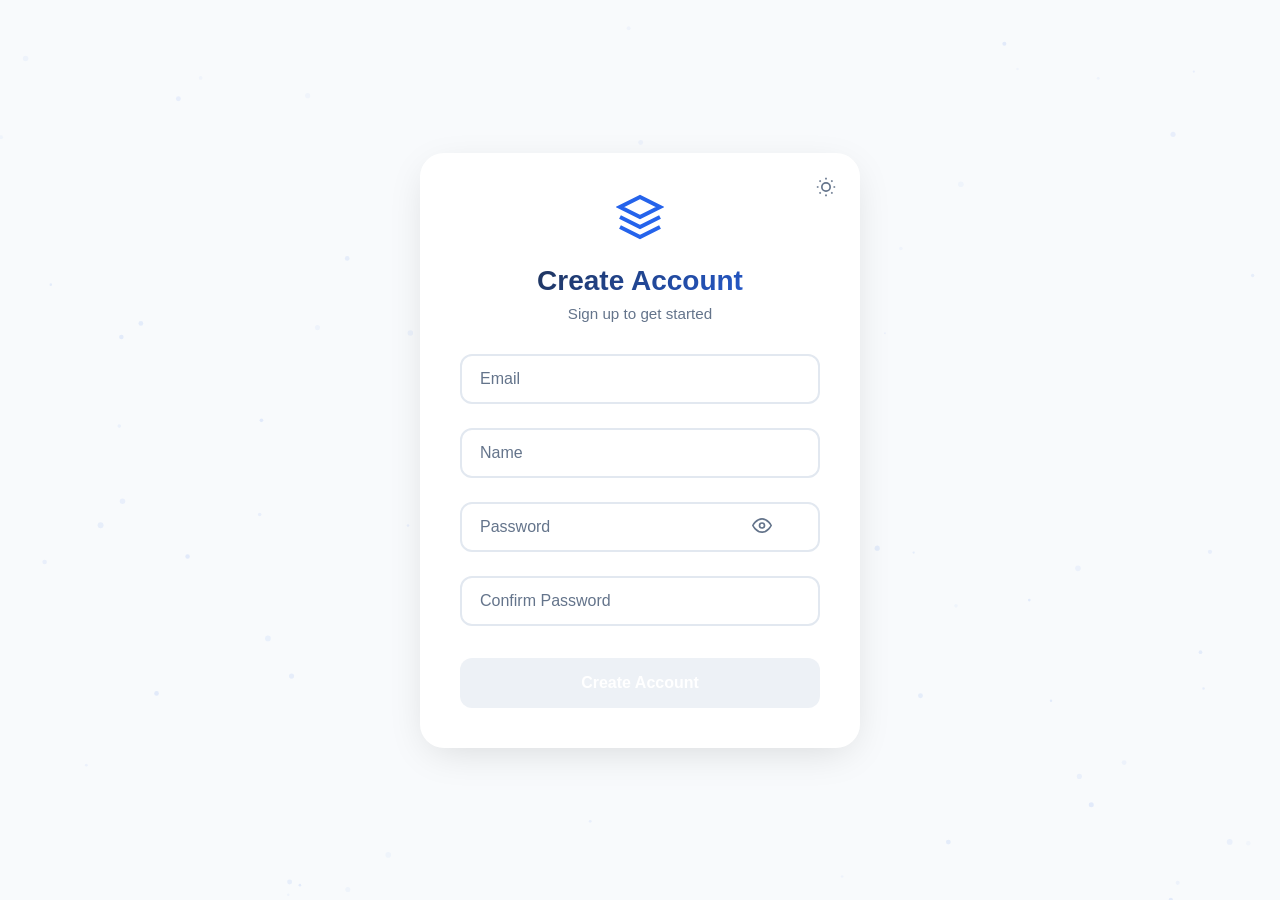
<file: signup/frontend/index.html>
<!DOCTYPE html>
<html lang="en">
<head>
    <meta charset="UTF-8">
    <meta name="viewport" content="width=device-width, initial-scale=1.0">
    <title>Create Account</title>
    <link rel="stylesheet" href="style.css">
</head>
<body>
    <canvas id="particles-canvas"></canvas>
    <div class="container">
        <div class="card">
            <button class="theme-toggle" id="themeToggle" aria-label="Toggle dark mode">
                <svg class="icon-sun" width="20" height="20" viewBox="0 0 24 24" fill="none" stroke="currentColor" stroke-width="2">
                    <circle cx="12" cy="12" r="5"/><path d="M12 1v2M12 21v2M4.22 4.22l1.42 1.42M18.36 18.36l1.42 1.42M1 12h2M21 12h2M4.22 19.78l1.42-1.42M18.36 5.64l1.42-1.42"/>
                </svg>
                <svg class="icon-moon" width="20" height="20" viewBox="0 0 24 24" fill="none" stroke="currentColor" stroke-width="2">
                    <path d="M21 12.79A9 9 0 1 1 11.21 3 7 7 0 0 0 21 12.79z"/>
                </svg>
            </button>
            <div class="logo">
                <svg width="48" height="48" viewBox="0 0 24 24" fill="none" stroke="currentColor" stroke-width="2">
                    <path d="M12 2L2 7l10 5 10-5-10-5z"/>
                    <path d="M2 17l10 5 10-5"/>
                    <path d="M2 12l10 5 10-5"/>
                </svg>
            </div>
            <h1>Create Account</h1>
            <p class="subtitle">Sign up to get started</p>

            <form id="signupForm" novalidate>
                <div class="form-group floating-label">
                    <input type="email" id="email" name="email" autocomplete="email" placeholder=" ">
                    <label for="email">Email</label>
                    <span class="validation-icon"></span>
                </div>

                <div class="form-group floating-label">
                    <input type="text" id="name" name="name" autocomplete="name" maxlength="100" placeholder=" ">
                    <label for="name">Name</label>
                    <span class="validation-icon"></span>
                </div>

                <div class="form-group floating-label">
                    <input type="password" id="password" name="password" autocomplete="new-password" placeholder=" ">
                    <label for="password">Password</label>
                    <button type="button" class="password-toggle" tabindex="-1" aria-label="Toggle password visibility">
                        <svg class="icon-eye" width="20" height="20" viewBox="0 0 24 24" fill="none" stroke="currentColor" stroke-width="2">
                            <path d="M1 12s4-8 11-8 11 8 11 8-4 8-11 8-11-8-11-8z"/>
                            <circle cx="12" cy="12" r="3"/>
                        </svg>
                        <svg class="icon-eye-off" width="20" height="20" viewBox="0 0 24 24" fill="none" stroke="currentColor" stroke-width="2">
                            <path d="M17.94 17.94A10.07 10.07 0 0 1 12 20c-7 0-11-8-11-8a18.45 18.45 0 0 1 5.06-5.94M9.9 4.24A9.12 9.12 0 0 1 12 4c7 0 11 8 11 8a18.5 18.5 0 0 1-2.16 3.19m-6.72-1.07a3 3 0 1 1-4.24-4.24"/>
                            <line x1="1" y1="1" x2="23" y2="23"/>
                        </svg>
                    </button>
                    <span class="validation-icon"></span>
                </div>

                <div class="form-group floating-label">
                    <input type="password" id="confirmPassword" name="confirmPassword" autocomplete="new-password" placeholder=" ">
                    <label for="confirmPassword">Confirm Password</label>
                    <span class="validation-icon"></span>
                </div>

                <div id="message" class="message"></div>

                <button type="submit" id="submitBtn">
                    <span class="btn-text">Create Account</span>
                    <span class="spinner"></span>
                </button>
            </form>

            <!-- <p class="footer">Already have an account? <a href="#">Sign in</a></p> -->
        </div>
    </div>
    <script src="script.js"></script>
</body>
</html>
</file>
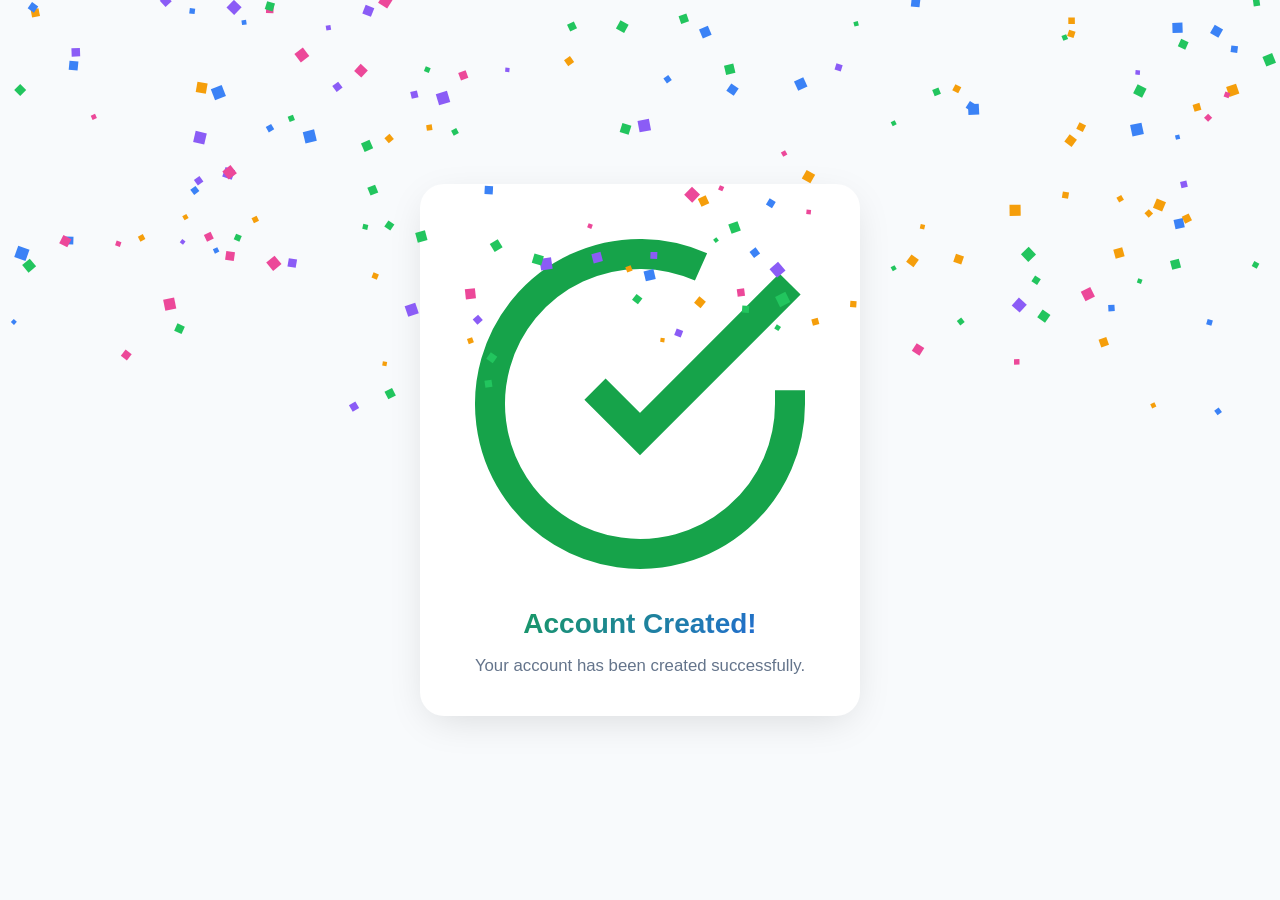
<file: signup/frontend/success.html>
<!DOCTYPE html>
<html lang="en">
<head>
    <meta charset="UTF-8">
    <meta name="viewport" content="width=device-width, initial-scale=1.0">
    <title>Account Created</title>
    <link rel="stylesheet" href="style.css">
    <style>
        .success-page {
            text-align: center;
        }
        .success-page h1 {
            margin-bottom: 1rem;
        }
        .success-page p {
            color: var(--text-muted);
            font-size: 1.05rem;
        }
    </style>
</head>
<body>
    <canvas id="confetti-canvas"></canvas>
    <div class="container">
        <div class="card success-page">
            <div class="logo">
                <svg class="success-icon" viewBox="0 0 24 24" fill="none" stroke="currentColor" stroke-width="2">
                    <path d="M22 11.08V12a10 10 0 1 1-5.93-9.14"/>
                    <polyline points="22 4 12 14.01 9 11.01"/>
                </svg>
            </div>
            <h1 id="greeting">Account Created!</h1>
            <p>Your account has been created successfully.</p>
        </div>
    </div>
    <script src="script.js"></script>
    <script>
        const firstName = sessionStorage.getItem('signupFirstName');
        if (firstName) {
            document.getElementById('greeting').textContent = 'Welcome, ' + firstName + '!';
            sessionStorage.removeItem('signupFirstName');
        }
        
        launchConfetti();
        
        function launchConfetti() {
            const canvas = document.getElementById('confetti-canvas');
            const ctx = canvas.getContext('2d');
            canvas.width = window.innerWidth;
            canvas.height = window.innerHeight;
            
            const colors = ['#3b82f6', '#22c55e', '#f59e0b', '#ec4899', '#8b5cf6'];
            const particles = [];
            
            for (let i = 0; i < 500; i++) {
                particles.push({
                    x: Math.random() * canvas.width,
                    y: Math.random() * canvas.height - canvas.height,
                    vx: (Math.random() - 0.5) * 4,
                    vy: Math.random() * 3 + 2,
                    color: colors[Math.floor(Math.random() * colors.length)],
                    size: Math.random() * 8 + 4,
                    rotation: Math.random() * 360,
                    rotationSpeed: (Math.random() - 0.5) * 10
                });
            }
            
            let frame = 0;
            function animate() {
                ctx.clearRect(0, 0, canvas.width, canvas.height);
                
                particles.forEach(p => {
                    p.x += p.vx;
                    p.y += p.vy;
                    p.vy += 0.1;
                    p.rotation += p.rotationSpeed;
                    
                    ctx.save();
                    ctx.translate(p.x, p.y);
                    ctx.rotate(p.rotation * Math.PI / 180);
                    ctx.fillStyle = p.color;
                    ctx.fillRect(-p.size / 2, -p.size / 2, p.size, p.size);
                    ctx.restore();
                });
                
                frame++;
                if (frame < 180) {
                    requestAnimationFrame(animate);
                } else {
                    ctx.clearRect(0, 0, canvas.width, canvas.height);
                }
            }
            animate();
        }
    </script>
</body>
</html>
</file>
<file: signup/frontend/style.css>
:root {
    --primary: #2563eb;
    --primary-hover: #1d4ed8;
    --primary-glow: rgba(37, 99, 235, 0.3);
    --background: #f8fafc;
    --card-bg: #ffffff;
    --text: #1e293b;
    --text-muted: #64748b;
    --border: #e2e8f0;
    --error-bg: #fef2f2;
    --error-border: #fecaca;
    --error-text: #dc2626;
    --success-bg: #f0fdf4;
    --success-border: #bbf7d0;
    --success-text: #16a34a;
    --shadow: 0 4px 6px -1px rgb(0 0 0 / 0.1), 0 2px 4px -2px rgb(0 0 0 / 0.1);
    --shadow-lg: 0 10px 40px -10px rgb(0 0 0 / 0.15);
    --input-bg: #ffffff;
    --particle-color: rgba(37, 99, 235, 0.15);
}

/* Override browser autofill styles */
input:-webkit-autofill,
input:-webkit-autofill:hover,
input:-webkit-autofill:focus,
input:-webkit-autofill:active {
    -webkit-box-shadow: 0 0 0 30px var(--input-bg) inset !important;
    -webkit-text-fill-color: var(--text) !important;
    transition: background-color 5000s ease-in-out 0s !important;
}

input:-webkit-autofill ~ label {
    top: 0.5rem !important;
    transform: translateY(0) !important;
    font-size: 0.75rem !important;
    color: var(--primary) !important;
    background: var(--card-bg) !important;
}

input:-webkit-autofill.valid {
    border-color: var(--success-text) !important;
}

input:-webkit-autofill.invalid {
    border-color: var(--error-text) !important;
}

input:-webkit-autofill:focus {
    border-color: var(--primary) !important;
    box-shadow: 0 0 0 4px var(--primary-glow) !important;
}

:root.dark {
    --primary: #3b82f6;
    --primary-hover: #60a5fa;
    --primary-glow: rgba(59, 130, 246, 0.3);
    --background: #0f172a;
    --card-bg: #1e293b;
    --text: #f1f5f9;
    --text-muted: #94a3b8;
    --border: #334155;
    --error-bg: #450a0a;
    --error-border: #7f1d1d;
    --error-text: #fca5a5;
    --success-bg: #052e16;
    --success-border: #14532d;
    --success-text: #86efac;
    --shadow: 0 4px 6px -1px rgb(0 0 0 / 0.3), 0 2px 4px -2px rgb(0 0 0 / 0.3);
    --shadow-lg: 0 10px 40px -10px rgb(0 0 0 / 0.5);
    --input-bg: #1e293b;
    --particle-color: rgba(59, 130, 246, 0.2);
}

/* Dark mode autofill overrides */
:root.dark input:-webkit-autofill,
:root.dark input:-webkit-autofill:hover,
:root.dark input:-webkit-autofill:focus,
:root.dark input:-webkit-autofill:active {
    -webkit-box-shadow: 0 0 0 30px var(--input-bg) inset !important;
    -webkit-text-fill-color: var(--text) !important;
    transition: background-color 5000s ease-in-out 0s !important;
}

:root.dark input:-webkit-autofill ~ label {
    top: 0.5rem !important;
    transform: translateY(0) !important;
    font-size: 0.75rem !important;
    color: var(--primary) !important;
    background: var(--card-bg) !important;
}

:root.dark input:-webkit-autofill.valid {
    border-color: var(--success-text) !important;
}

:root.dark input:-webkit-autofill.invalid {
    border-color: var(--error-text) !important;
}

:root.dark input:-webkit-autofill:focus {
    border-color: var(--primary) !important;
    box-shadow: 0 0 0 4px var(--primary-glow) !important;
}

* {
    margin: 0;
    padding: 0;
    box-sizing: border-box;
}

body {
    font-family: -apple-system, BlinkMacSystemFont, 'Segoe UI', Roboto, Oxygen, Ubuntu, sans-serif;
    background: var(--background);
    color: var(--text);
    min-height: 100vh;
    display: flex;
    align-items: center;
    justify-content: center;
    padding: 1rem;
    overflow: hidden;
}

#particles-canvas {
    position: fixed;
    top: 0;
    left: 0;
    width: 100%;
    height: 100%;
    z-index: -1;
}

.container {
    width: 100%;
    max-width: 440px;
}

.card {
    background: var(--card-bg);
    border-radius: 24px;
    padding: 2.5rem;
    box-shadow: var(--shadow-lg);
    position: relative;
    animation: slideUp 0.5s ease-out;
}

@keyframes slideUp {
    from {
        opacity: 0;
        transform: translateY(20px);
    }
    to {
        opacity: 1;
        transform: translateY(0);
    }
}

.theme-toggle {
    position: absolute;
    top: 1rem;
    right: 1rem;
    background: transparent;
    border: none;
    cursor: pointer;
    padding: 0.5rem;
    border-radius: 8px;
    color: var(--text-muted);
    transition: color 0.2s, background 0.2s;
    width: auto;
    margin: 0;
}

.theme-toggle:hover {
    color: var(--text);
    background: var(--border);
}

.theme-toggle .icon-moon {
    display: none;
}

:root:not(.dark) .theme-toggle .icon-sun {
    display: block;
}

:root:not(.dark) .theme-toggle .icon-moon {
    display: none;
}

:root.dark .theme-toggle .icon-sun {
    display: none;
}

:root.dark .theme-toggle .icon-moon {
    display: block;
}

.logo {
    display: flex;
    justify-content: center;
    margin-bottom: 1.5rem;
}

.logo svg {
    color: var(--primary);
    animation: float 3s ease-in-out infinite;
}

@keyframes float {
    0%, 100% { transform: translateY(0); }
    50% { transform: translateY(-8px); }
}

h1 {
    font-size: 1.75rem;
    font-weight: 700;
    text-align: center;
    margin-bottom: 0.5rem;
    background: linear-gradient(135deg, var(--text) 0%, var(--primary) 100%);
    -webkit-background-clip: text;
    -webkit-text-fill-color: transparent;
    background-clip: text;
}

.subtitle {
    text-align: center;
    color: var(--text-muted);
    margin-bottom: 2rem;
    font-size: 0.95rem;
}

.form-group {
    margin-bottom: 1.5rem;
    position: relative;
}

.floating-label {
    position: relative;
}

.floating-label label {
    position: absolute;
    left: 1rem;
    top: 50%;
    transform: translateY(-50%);
    font-size: 1rem;
    color: var(--text-muted);
    pointer-events: none;
    transition: all 0.2s ease;
    background: transparent;
    padding: 0 0.25rem;
    margin: 0;
}

.floating-label input {
    padding-top: 1.25rem;
    padding-bottom: 0.5rem;
}

.floating-label input:focus ~ label,
.floating-label input:not(:placeholder-shown) ~ label {
    top: 0.5rem;
    transform: translateY(0);
    font-size: 0.75rem;
    color: var(--primary);
    background: var(--card-bg);
}

.floating-label input:focus ~ label {
    color: var(--primary);
}

.floating-label input.valid ~ label {
    color: var(--success-text);
}

.floating-label input.invalid ~ label {
    color: var(--error-text);
}

.floating-label input:focus ~ label {
    background: var(--card-bg);
}

.validation-icon {
    position: absolute;
    right: 1rem;
    top: 50%;
    transform: translateY(-50%);
    width: 20px;
    height: 20px;
    opacity: 0;
    transition: opacity 0.2s, transform 0.2s;
    pointer-events: none;
}

.validation-icon.show {
    opacity: 1;
}

.validation-icon.valid {
    color: var(--success-text);
}

.validation-icon.invalid {
    color: var(--error-text);
}

.password-toggle {
    position: absolute;
    right: 2.75rem;
    top: 50%;
    transform: translateY(-50%);
    background: transparent;
    border: none;
    cursor: pointer;
    color: var(--text-muted);
    padding: 0.25rem;
    width: auto;
    margin: 0;
    transition: color 0.2s;
}

.password-toggle:hover {
    color: var(--text);
    background: transparent;
    transform: translateY(-50%);
}

.password-toggle .icon-eye-off {
    display: none;
}

.password-toggle.show-pass .icon-eye {
    display: none;
}

.password-toggle.show-pass .icon-eye-off {
    display: block;
}

input {
    width: 100%;
    padding: 0.875rem 1rem;
    padding-right: 3.5rem;
    border: 2px solid var(--border);
    border-radius: 12px;
    font-size: 1rem;
    transition: all 0.3s ease;
    background: var(--input-bg);
    color: var(--text);
}

input.valid {
    border-color: var(--success-text);
}

input.invalid {
    border-color: var(--error-text);
}

input:focus {
    outline: none;
    border-color: var(--primary);
    box-shadow: 0 0 0 4px var(--primary-glow);
}

input::placeholder {
    color: var(--text-muted);
}

input.error {
    border-color: var(--error-border);
    animation: shake 0.5s ease;
}

@keyframes shake {
    0%, 100% { transform: translateX(0); }
    25% { transform: translateX(-8px); }
    75% { transform: translateX(8px); }
}

button[type="submit"] {
    width: 100%;
    padding: 1rem 1.5rem;
    background: linear-gradient(135deg, var(--primary) 0%, var(--primary-hover) 100%);
    color: white;
    border: none;
    border-radius: 12px;
    font-size: 1rem;
    font-weight: 600;
    cursor: pointer;
    transition: all 0.3s ease;
    margin-top: 0.5rem;
    position: relative;
    overflow: hidden;
}

button[type="submit"]::before {
    content: '';
    position: absolute;
    top: 0;
    left: -100%;
    width: 100%;
    height: 100%;
    background: linear-gradient(90deg, transparent, rgba(255,255,255,0.2), transparent);
    transition: left 0.5s;
}

button[type="submit"]:hover::before {
    left: 100%;
}

button[type="submit"]:hover {
    transform: translateY(-2px);
    box-shadow: 0 8px 20px -4px var(--primary-glow);
}

button[type="submit"]:active {
    transform: translateY(0);
}

button[type="submit"]:disabled {
    background: var(--border);
    opacity: 0.6;
    cursor: not-allowed;
    transform: none;
    box-shadow: none;
}

button[type="submit"]:disabled:hover {
    transform: none;
    box-shadow: none;
}

button[type="submit"]:disabled::before {
    display: none;
}

button[type="submit"] .spinner {
    display: none;
    width: 20px;
    height: 20px;
    border: 2px solid rgba(255,255,255,0.3);
    border-top-color: white;
    border-radius: 50%;
    animation: spin 0.8s linear infinite;
}

button[type="submit"].loading .btn-text {
    display: none;
}

button[type="submit"].loading .spinner {
    display: inline-block;
}

@keyframes spin {
    to { transform: rotate(360deg); }
}

.message {
    padding: 0.875rem 1rem;
    border-radius: 12px;
    font-size: 0.875rem;
    margin-bottom: 1rem;
    display: none;
    animation: slideDown 0.3s ease;
}

@keyframes slideDown {
    from {
        opacity: 0;
        transform: translateY(-10px);
    }
    to {
        opacity: 1;
        transform: translateY(0);
    }
}

.message.error {
    display: flex;
    align-items: center;
    gap: 0.5rem;
    background: var(--error-bg);
    color: var(--error-text);
    border: 1px solid var(--error-border);
}

.message.success {
    display: flex;
    align-items: center;
    gap: 0.5rem;
    background: var(--success-bg);
    color: var(--success-text);
    border: 1px solid var(--success-border);
}

.footer {
    text-align: center;
    margin-top: 1.5rem;
    color: var(--text-muted);
    font-size: 0.875rem;
}

.footer a {
    color: var(--primary);
    text-decoration: none;
    font-weight: 500;
}

.footer a:hover {
    text-decoration: underline;
}

.success-page .success-icon {
    color: var(--success-text);
    animation: pulse 2s ease-in-out infinite;
}

@keyframes pulse {
    0%, 100% { transform: scale(1); opacity: 1; }
    50% { transform: scale(1.1); opacity: 0.8; }
}

#greeting {
    background: linear-gradient(135deg, var(--success-text) 0%, var(--primary) 100%);
    -webkit-background-clip: text;
    -webkit-text-fill-color: transparent;
    background-clip: text;
}

#confetti-canvas {
    position: fixed;
    top: 0;
    left: 0;
    width: 100%;
    height: 100%;
    pointer-events: none;
    z-index: 1000;
}
</file>
